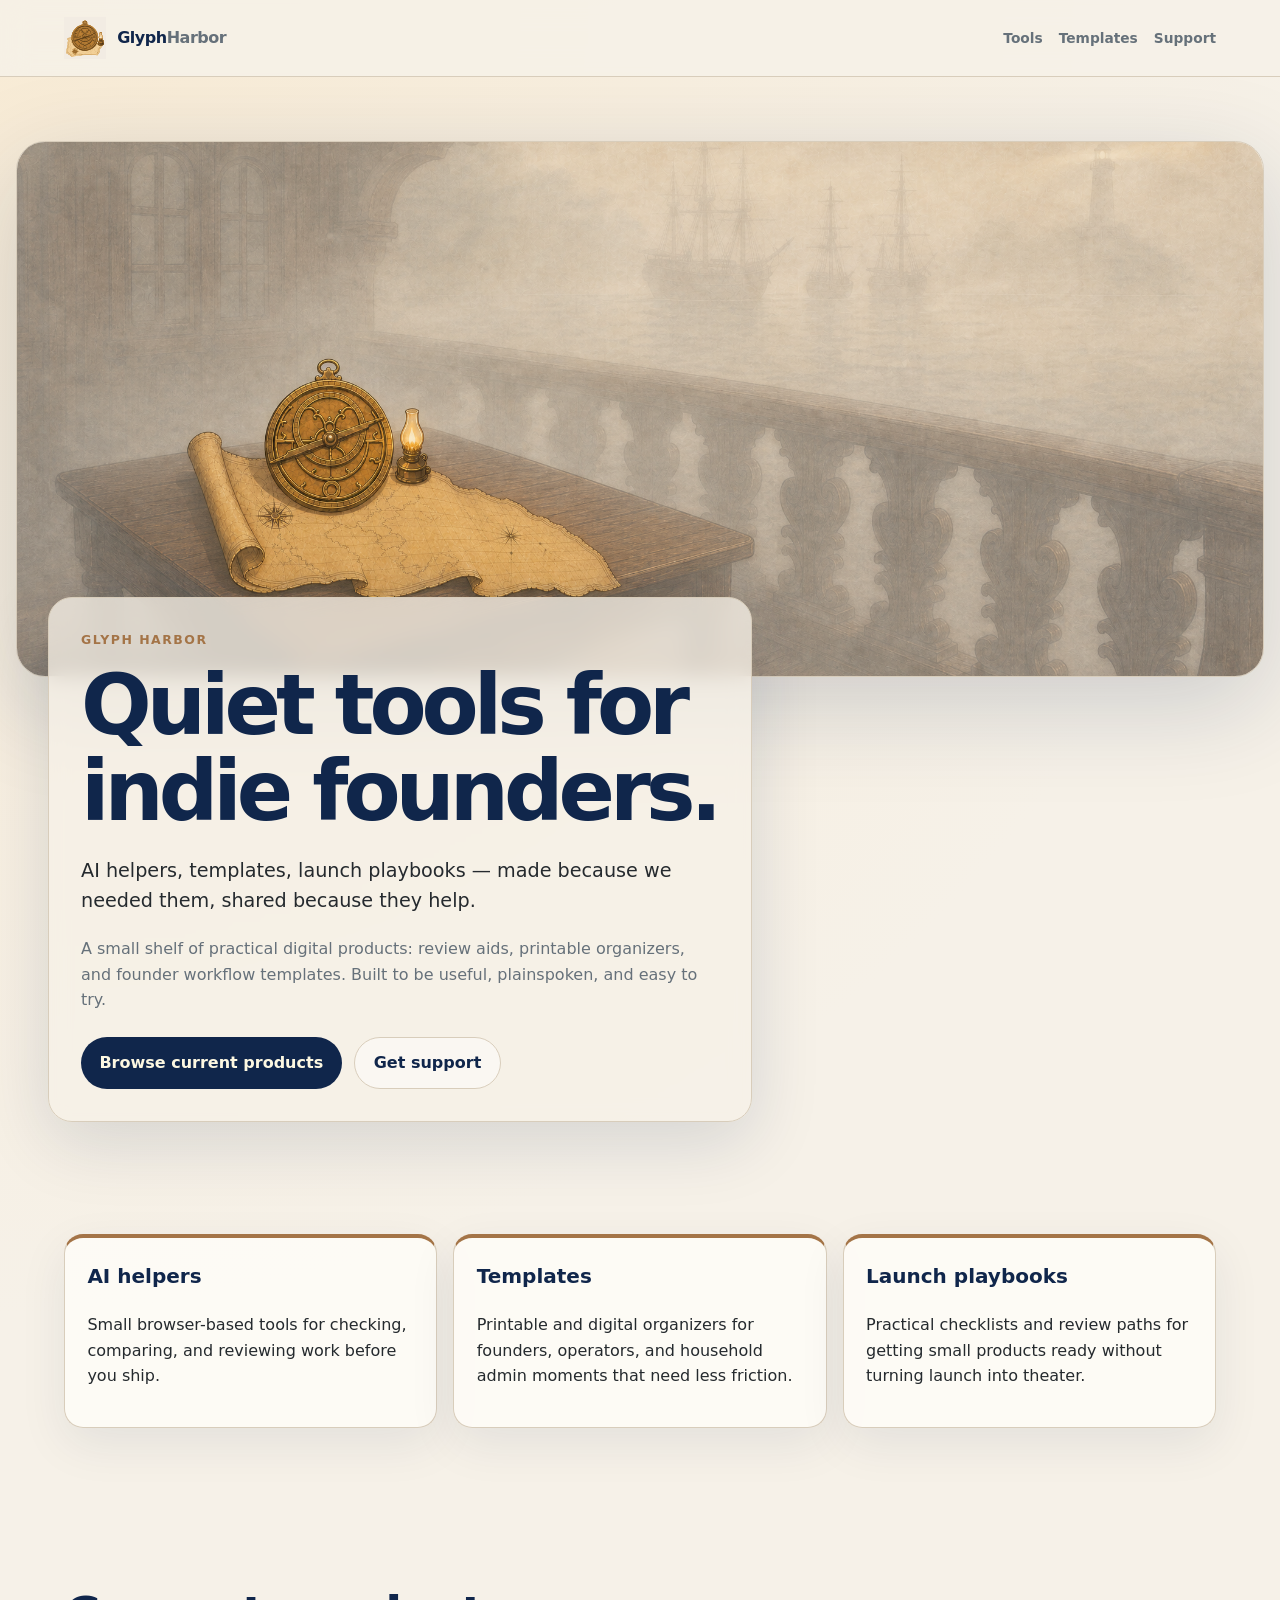
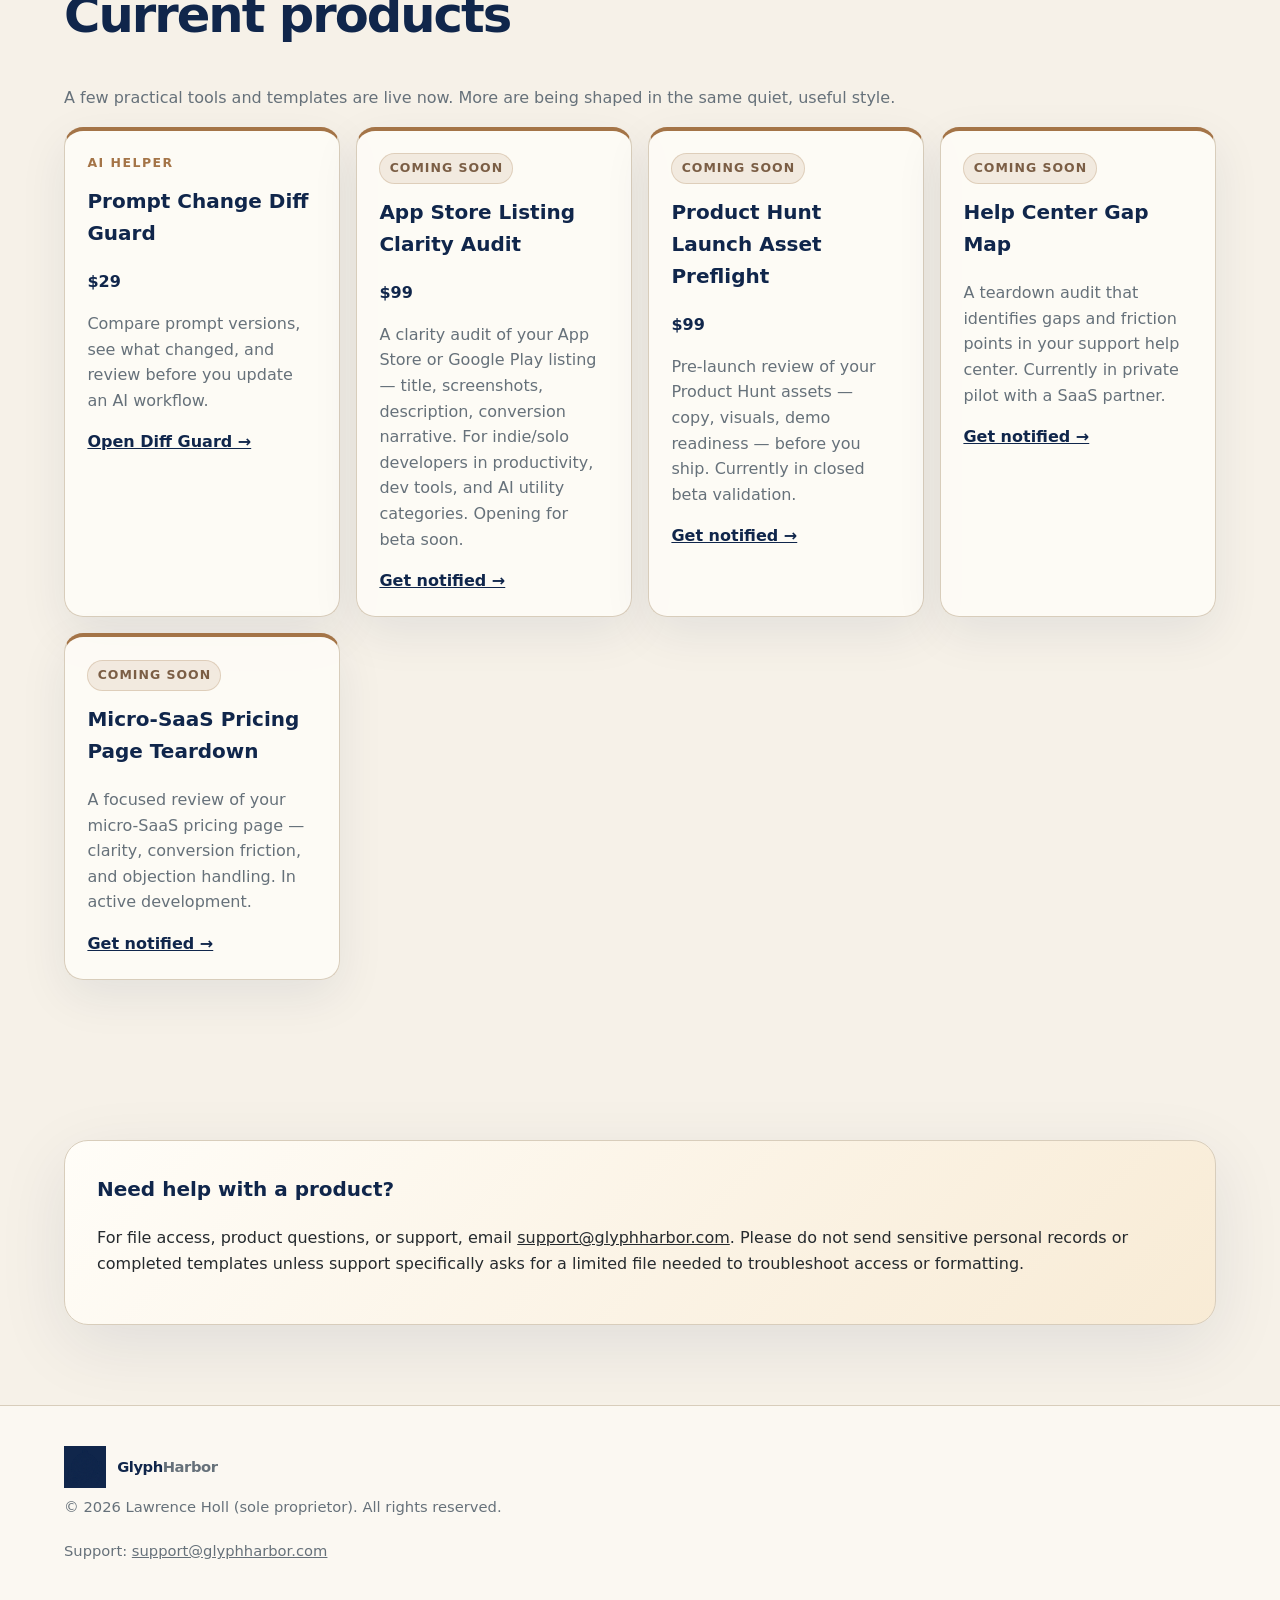
<file: index.html>
<!doctype html><html lang="en"><head><meta charset="utf-8"/><meta name="viewport" content="width=device-width, initial-scale=1"/><title>Glyph Harbor — Quiet tools for indie founders</title><meta name="description" content="AI helpers, templates, launch playbooks — made because we needed them, shared because they help."/><link rel="canonical" href="https://glyphharbor.com/"/><meta property="og:type" content="website"/><meta property="og:site_name" content="GlyphHarbor"/><meta property="og:title" content="Glyph Harbor — Quiet tools for indie founders"/><meta property="og:description" content="AI helpers, templates, launch playbooks — made because we needed them, shared because they help."/><meta property="og:url" content="https://glyphharbor.com/"/><meta property="og:image" content="https://glyphharbor.com/assets/glyphharbor/glyphharbor-og-1200x630.png"/><link rel="icon" type="image/png" sizes="16x16" href="/assets/glyphharbor/glyphharbor-favicon-16.png"/><link rel="icon" type="image/png" sizes="32x32" href="/assets/glyphharbor/glyphharbor-favicon-32.png"/><link rel="icon" type="image/png" sizes="64x64" href="/assets/glyphharbor/glyphharbor-favicon-64.png"/><link rel="icon" type="image/png" sizes="192x192" href="/assets/glyphharbor/glyphharbor-favicon-192.png"/><link rel="apple-touch-icon" sizes="256x256" href="/assets/glyphharbor/glyphharbor-favicon-256.png"/><meta name="theme-color" content="#F6F1E8"/><link rel="stylesheet" href="/styles.css"/></head><body><a class="skip-link" href="#main">Skip to content</a><header class="site-header"><div class="container site-header__inner"><a class="brand-lockup" href="/"><img src="/assets/glyphharbor/glyphharbor-mark.svg" alt=""/><span><span class="brand-lockup__first">Glyph</span><span class="brand-lockup__second">Harbor</span></span></a><nav class="site-nav"><a href="#tools">Tools</a><a href="#templates">Templates</a><a href="#support">Support</a></nav></div></header><main id="main"><section class="hero"><div class="container-wide hero__grid"><figure class="hero__art"><img src="/assets/glyphharbor/glyphharbor-hero-banner-2048x878.png" width="2048" height="878" alt=""/></figure><div class="hero__copy"><p class="eyebrow">Glyph Harbor</p><h1>Quiet tools for indie founders.</h1><p class="lede">AI helpers, templates, launch playbooks — made because we needed them, shared because they help.</p><p class="hero-sub">A small shelf of practical digital products: review aids, printable organizers, and founder workflow templates. Built to be useful, plainspoken, and easy to try.</p><div class="hero__actions"><a href="#products" class="button button--primary">Browse current products</a><a href="mailto:support@glyphharbor.com" class="button button--ghost">Get support</a></div></div></div></section><section id="tools" class="section"><div class="container"><div class="card-grid card-grid--three"><article class="feature-card"><h3>AI helpers</h3><p>Small browser-based tools for checking, comparing, and reviewing work before you ship.</p></article><article id="templates" class="feature-card"><h3>Templates</h3><p>Printable and digital organizers for founders, operators, and household admin moments that need less friction.</p></article><article class="feature-card"><h3>Launch playbooks</h3><p>Practical checklists and review paths for getting small products ready without turning launch into theater.</p></article></div></div></section><section id="products" class="section"><div class="container"><h2>Current products</h2><p class="section-intro">A few practical tools and templates are live now. More are being shaped in the same quiet, useful style.</p><div class="product-grid"><article class="product-card"><p class="type-label">AI helper</p><h3>Prompt Change Diff Guard</h3><p class="price">$29</p><p class="desc">Compare prompt versions, see what changed, and review before you update an AI workflow.</p><a class="product-link" href="https://diff.glyphharbor.com/" target="_blank" rel="noopener">Open Diff Guard →</a></article><article class="product-card"><p class="type-label type-label--pilot">Coming soon</p><h3>App Store Listing Clarity Audit</h3><p class="price">$99</p><p class="desc">A clarity audit of your App Store or Google Play listing — title, screenshots, description, conversion narrative. For indie/solo developers in productivity, dev tools, and AI utility categories. Opening for beta soon.</p><a class="product-link" href="mailto:hello@glyphharbor.com?subject=Notify%20me%20about%20App%20Store%20Audit">Get notified →</a></article><article class="product-card"><p class="type-label type-label--pilot">Coming soon</p><h3>Product Hunt Launch Asset Preflight</h3><p class="price">$99</p><p class="desc">Pre-launch review of your Product Hunt assets — copy, visuals, demo readiness — before you ship. Currently in closed beta validation.</p><a class="product-link" href="mailto:hello@glyphharbor.com?subject=Notify%20me%20about%20Launch%20Asset%20Preflight">Get notified →</a></article><article class="product-card"><p class="type-label type-label--pilot">Coming soon</p><h3>Help Center Gap Map</h3><p class="desc">A teardown audit that identifies gaps and friction points in your support help center. Currently in private pilot with a SaaS partner.</p><a class="product-link" href="mailto:hello@glyphharbor.com?subject=Notify%20me%20about%20Help%20Center%20Gap%20Map">Get notified →</a></article><article class="product-card"><p class="type-label type-label--pilot">Coming soon</p><h3>Micro-SaaS Pricing Page Teardown</h3><p class="desc">A focused review of your micro-SaaS pricing page — clarity, conversion friction, and objection handling. In active development.</p><a class="product-link" href="mailto:hello@glyphharbor.com?subject=Notify%20me%20about%20Pricing%20Page%20Teardown">Get notified →</a></article></div></div></section><section id="support" class="section"><div class="container support__panel"><h3>Need help with a product?</h3><p>For file access, product questions, or support, email <a href="mailto:support@glyphharbor.com">support@glyphharbor.com</a>. Please do not send sensitive personal records or completed templates unless support specifically asks for a limited file needed to troubleshoot access or formatting.</p></div></section></main><footer class="site-footer"><div class="container site-footer__inner"><a class="brand-lockup" href="/"><img src="/assets/glyphharbor/glyphharbor-mark-mono-dark.svg" alt=""/><span><span class="brand-lockup__first">Glyph</span><span class="brand-lockup__second">Harbor</span></span></a><p class="footer-copyright">© 2026 Lawrence Holl (sole proprietor). All rights reserved.</p><p class="footer-support">Support: <a href="mailto:support@glyphharbor.com">support@glyphharbor.com</a></p></div></footer></body></html>
</file>
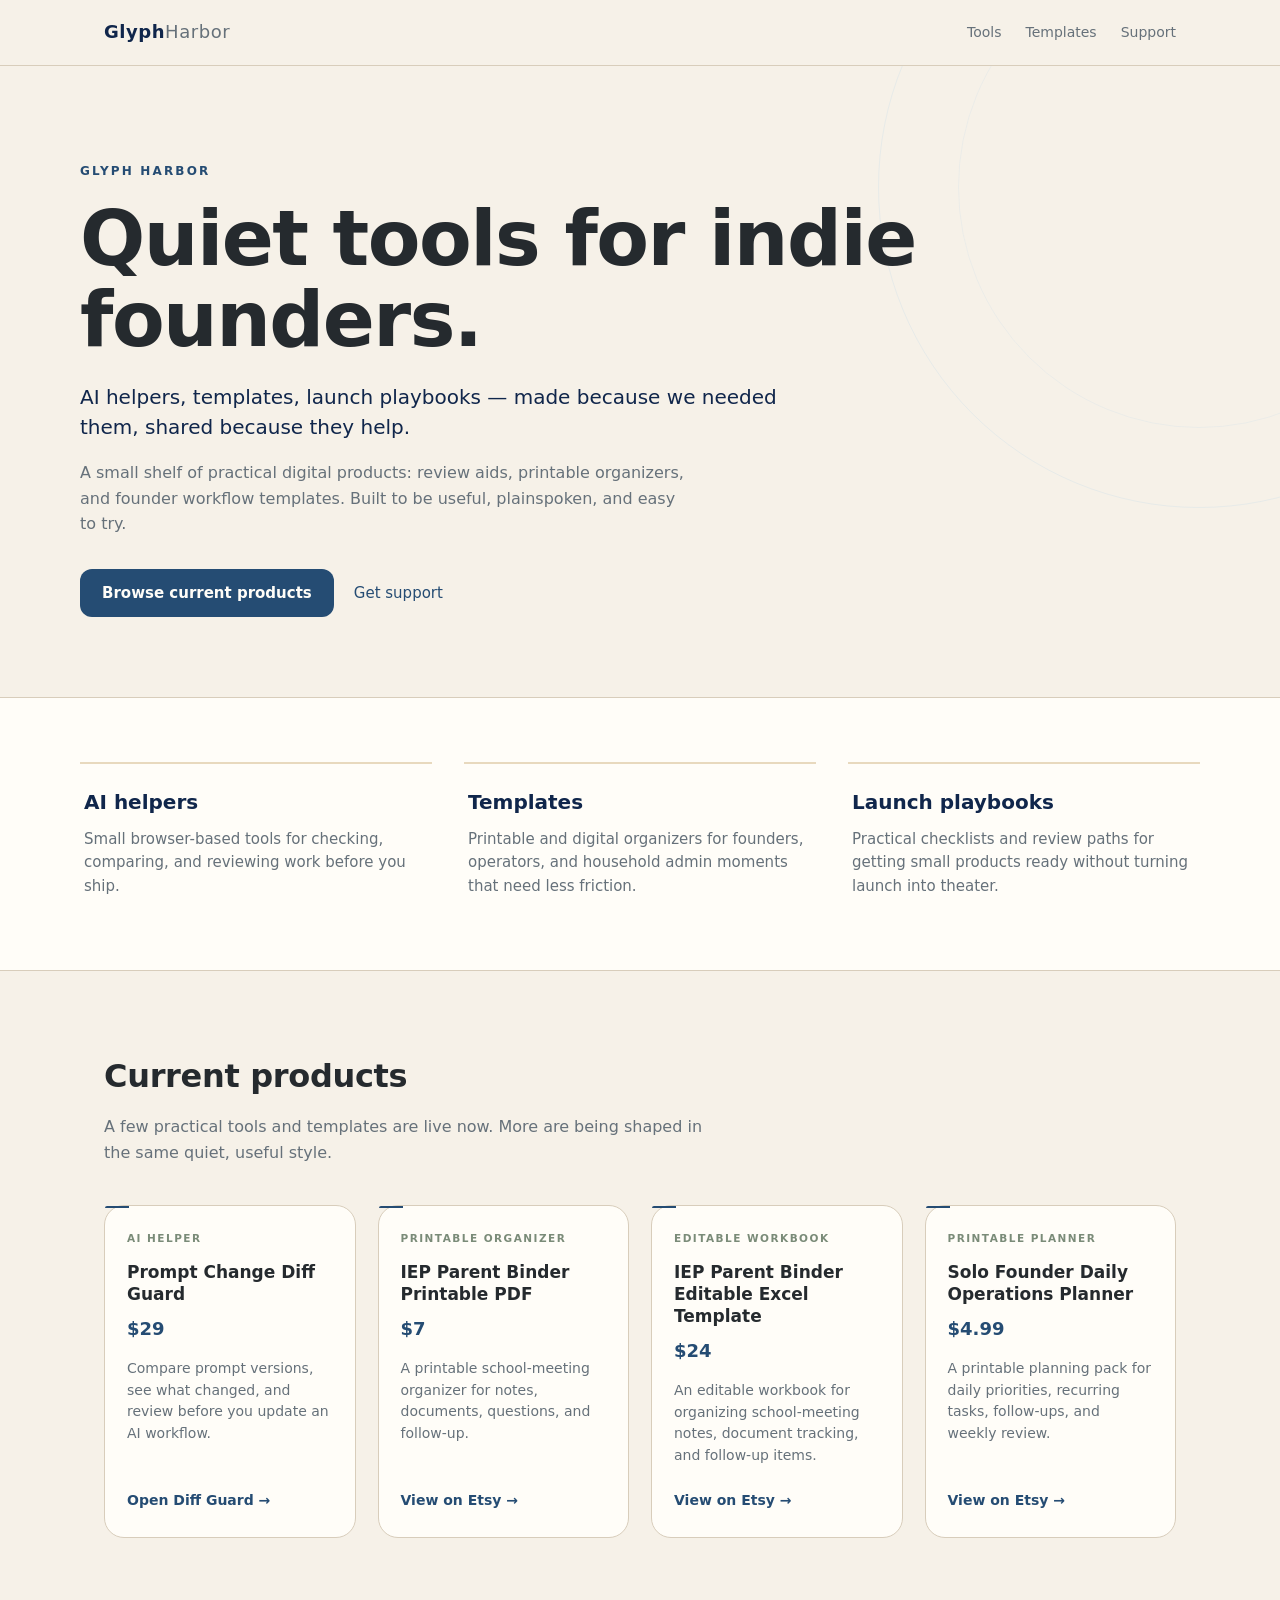
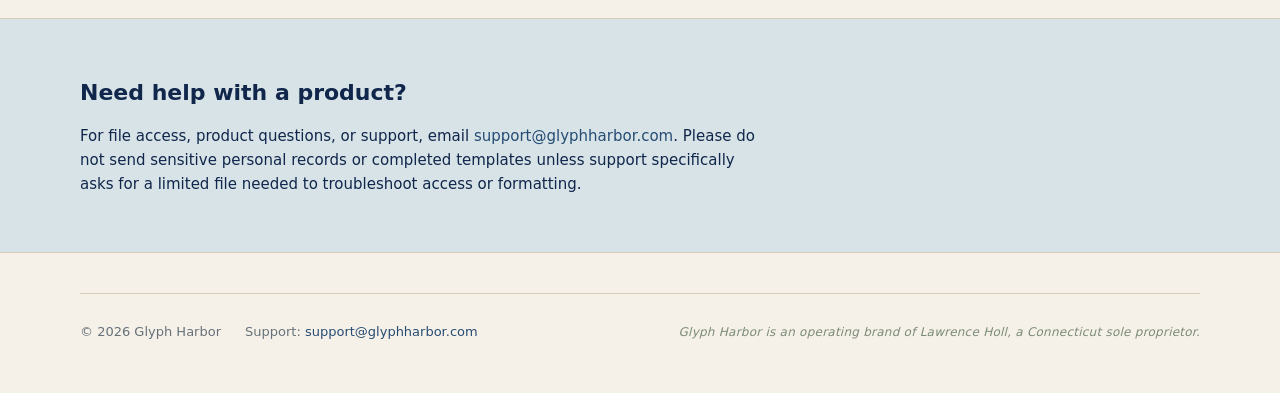
<file: public/index.html>
<!DOCTYPE html>
<html lang="en">
<head>
  <meta charset="UTF-8" />
  <meta name="viewport" content="width=device-width, initial-scale=1.0" />
  <meta name="description" content="Practical AI helpers, templates, and launch playbooks for indie founders." />
  <meta http-equiv="Content-Security-Policy" content="default-src 'self'; style-src 'self' 'unsafe-inline'; img-src 'self' data:; base-uri 'none'; form-action 'none'; frame-ancestors 'none'" />
  <title>Glyph Harbor — Quiet tools for indie founders</title>
  <link rel="icon" type="image/png" sizes="32x32" href="/favicon-32.png" />
  <link rel="icon" type="image/png" sizes="192x192" href="/favicon-192.png" />
  <link rel="apple-touch-icon" href="/favicon-192.png" />
  <meta property="og:title" content="Glyph Harbor — Quiet tools for indie founders" />
  <meta property="og:description" content="Practical AI helpers, templates, and launch playbooks for indie founders." />
  <meta property="og:image" content="https://glyphharbor.com/og-1200x630.png" />
  <meta property="og:url" content="https://glyphharbor.com/" />
  <meta property="og:type" content="website" />
  <meta name="twitter:card" content="summary_large_image" />
  <link rel="stylesheet" href="styles.css" />
</head>
<body>

  <header class="topnav">
    <div class="topnav-inner">
      <a href="/" class="wordmark"><strong>Glyph</strong>Harbor</a>
      <nav class="anchors">
        <a href="#tools">Tools</a>
        <a href="#templates">Templates</a>
        <a href="#support">Support</a>
      </nav>
    </div>
  </header>

  <main>

    <section class="hero">
      <div class="hero-inner">
        <p class="eyebrow">Glyph Harbor</p>
        <h1>Quiet tools for indie founders.</h1>
        <p class="hero-sub">AI helpers, templates, launch playbooks — made because we needed them, shared because they help.</p>
        <p class="hero-expand">A small shelf of practical digital products: review aids, printable organizers, and founder workflow templates. Built to be useful, plainspoken, and easy to try.</p>
        <div class="cta-row">
          <a href="#products" class="btn-primary">Browse current products</a>
          <a href="mailto:support@glyphharbor.com" class="btn-text">Get support</a>
        </div>
      </div>
    </section>

    <section class="what-we-make">
      <div class="lanes">
        <div class="lane" id="tools">
          <h3>AI helpers</h3>
          <p>Small browser-based tools for checking, comparing, and reviewing work before you ship.</p>
        </div>
        <div class="lane" id="templates">
          <h3>Templates</h3>
          <p>Printable and digital organizers for founders, operators, and household admin moments that need less friction.</p>
        </div>
        <div class="lane">
          <h3>Launch playbooks</h3>
          <p>Practical checklists and review paths for getting small products ready without turning launch into theater.</p>
        </div>
      </div>
    </section>

    <section class="products" id="products">
      <h2>Current products</h2>
      <p class="products-intro">A few practical tools and templates are live now. More are being shaped in the same quiet, useful style.</p>
      <div class="products-grid">

        <article class="product-card">
          <p class="type-label">AI helper</p>
          <h4>Prompt Change Diff Guard</h4>
          <p class="price">$29</p>
          <p class="desc">Compare prompt versions, see what changed, and review before you update an AI workflow.</p>
          <a class="product-link" href="https://diff.glyphharbor.com/" target="_blank" rel="noopener">Open Diff Guard →</a>
        </article>

        <article class="product-card">
          <p class="type-label">Printable organizer</p>
          <h4>IEP Parent Binder Printable PDF</h4>
          <p class="price">$7</p>
          <p class="desc">A printable school-meeting organizer for notes, documents, questions, and follow-up.</p>
          <a class="product-link" href="https://www.etsy.com/listing/4504481923/iep-parent-binder-printable-school" target="_blank" rel="noopener">View on Etsy →</a>
        </article>

        <article class="product-card">
          <p class="type-label">Editable workbook</p>
          <h4>IEP Parent Binder Editable Excel Template</h4>
          <p class="price">$24</p>
          <p class="desc">An editable workbook for organizing school-meeting notes, document tracking, and follow-up items.</p>
          <a class="product-link" href="https://www.etsy.com/listing/4504682167/iep-parent-binder-editable-excel" target="_blank" rel="noopener">View on Etsy →</a>
        </article>

        <article class="product-card">
          <p class="type-label">Printable planner</p>
          <h4>Solo Founder Daily Operations Planner</h4>
          <p class="price">$4.99</p>
          <p class="desc">A printable planning pack for daily priorities, recurring tasks, follow-ups, and weekly review.</p>
          <a class="product-link" href="https://www.etsy.com/listing/4499988797/solo-founder-daily-operations-planner" target="_blank" rel="noopener">View on Etsy →</a>
        </article>

      </div>
    </section>

    <section class="support" id="support">
      <div class="support-inner">
        <h3>Need help with a product?</h3>
        <p>For file access, product questions, or support, email <a href="mailto:support@glyphharbor.com">support@glyphharbor.com</a>. Please do not send sensitive personal records or completed templates unless support specifically asks for a limited file needed to troubleshoot access or formatting.</p>
      </div>
    </section>

  </main>

  <footer>
    <div class="footer-inner">
      <p class="footer-copyright">© 2026 Glyph Harbor</p>
      <p class="footer-support">Support: <a href="mailto:support@glyphharbor.com">support@glyphharbor.com</a></p>
      <p class="footer-disclosure">Glyph Harbor is an operating brand of Lawrence Holl, a Connecticut sole proprietor.</p>
    </div>
  </footer>

</body>
</html>
</file>
<file: styles.css>
:root{--canvas:#F6F1E8;--surface:#FFFDF8;--surface-warm:#F8EBD5;--ink:#252A2E;--navy:#10264B;--slate:#66717A;--muted:#66717A;--accent:#A47447;--glow-soft:#FDF8E2;--line:#D8CDBB}body{background:radial-gradient(circle at top left,#f8ebd5,transparent 38%),var(--canvas);color:var(--ink)}
*{box-sizing:border-box} html{scroll-behavior:smooth} body{margin:0;font-family:Inter,ui-sans-serif,system-ui,-apple-system,BlinkMacSystemFont,"Segoe UI",sans-serif;line-height:1.6} img{max-width:100%;display:block} a{color:inherit}.skip-link{position:absolute;left:-999px;top:1rem;background:#10264B;color:#FDF8E2;padding:.75rem 1rem;border-radius:.75rem;z-index:99}.skip-link:focus{left:1rem}.container{width:min(100% - 2rem,72rem);margin-inline:auto}.container-wide{width:min(100% - 2rem,88rem);margin-inline:auto}.site-header{position:sticky;top:0;z-index:20;background:rgba(246,241,232,.86);backdrop-filter:blur(14px);border-bottom:1px solid var(--line)}.site-header__inner{height:76px;display:flex;align-items:center;justify-content:space-between;gap:1rem}.brand-lockup{display:inline-flex;align-items:center;gap:.7rem;text-decoration:none;font-weight:800;letter-spacing:-.03em}.brand-lockup img{width:42px;height:42px;object-fit:contain}.brand-lockup__first{color:var(--navy);font-weight:850}.brand-lockup__second{color:var(--slate);font-weight:560}.site-nav{display:flex;gap:1rem;align-items:center}.site-nav a{font-size:.86rem;font-weight:750;text-decoration:none;color:var(--muted)}.button{display:inline-flex;align-items:center;justify-content:center;min-height:2.75rem;padding:.75rem 1.15rem;border-radius:999px;font-weight:760;text-decoration:none}.button--primary{background:var(--navy);color:var(--glow-soft)}.button--secondary,.button--ghost{border:1px solid var(--line);background:rgba(255,255,255,.44);color:var(--navy)}.section{padding:5rem 0}.eyebrow,.section-label,.chip,.type-label{font-size:.78rem;letter-spacing:.12em;text-transform:uppercase;font-weight:850;color:var(--accent)}h1,h2,h3,p{margin-top:0}h1{font-size:clamp(3rem,6.5vw,5.5rem);line-height:1.04;letter-spacing:-.06em;color:var(--navy);margin-bottom:1.25rem}h2{font-size:clamp(2rem,4vw,3.1rem);line-height:1.12;letter-spacing:-.04em;color:var(--navy)}h3{color:var(--navy);font-size:1.25rem}.lede{font-size:1.2rem;color:var(--ink);max-width:44rem}.hero-sub,.section-intro,.desc{color:var(--muted)}.hero{padding:4rem 0 2rem}.hero__grid{display:grid;grid-template-columns:minmax(0,1fr) minmax(20rem,.9fr);gap:2rem;align-items:center}.hero__copy{position:relative;z-index:1}.hero__actions{display:flex;gap:.8rem;flex-wrap:wrap;margin-top:1.5rem}.hero__art{margin:0;border:1px solid var(--line);border-radius:1.8rem;overflow:hidden;box-shadow:0 28px 100px rgba(16,38,75,.18);background:var(--surface)}.hero__art img{width:100%;height:auto}.promise__panel,.support__panel,.positioning__panel{background:linear-gradient(135deg,var(--surface),var(--surface-warm));border:1px solid var(--line);border-radius:1.5rem;padding:2rem;box-shadow:0 20px 70px rgba(16,38,75,.09)}.card-grid,.product-grid{display:grid;gap:1rem}.card-grid--three{grid-template-columns:repeat(3,minmax(0,1fr))}.card-grid--two{grid-template-columns:repeat(2,minmax(0,1fr))}.product-grid{grid-template-columns:repeat(4,minmax(0,1fr))}.feature-card,.product-card{background:rgba(255,253,248,.84);border:1px solid var(--line);border-top:4px solid var(--accent);border-radius:1.2rem;padding:1.4rem;box-shadow:0 16px 48px rgba(16,38,75,.08)}.product-card .price{font-weight:800;color:var(--navy)}.text-link,.product-link{font-weight:800;color:var(--navy)}.site-footer{padding:2.5rem 0;background:rgba(255,253,248,.62);border-top:1px solid var(--line)}.site-footer__inner{display:grid;gap:.4rem;color:var(--muted);font-size:.92rem}.legal-disclosure{font-size:.84rem;color:var(--muted)}@media(max-width:840px){.site-nav{display:none}.hero__grid{grid-template-columns:1fr}.card-grid--three,.card-grid--two,.product-grid{grid-template-columns:1fr}.site-header__inner{height:64px}h1{font-size:2.7rem}.section{padding:3.5rem 0}.hero{padding-top:2rem}}.hero__grid{grid-template-columns:1fr}.hero__art{grid-row:1}.hero__copy{max-width:44rem;margin-top:-7rem;margin-left:2rem;background:rgba(246,241,232,.76);backdrop-filter:blur(10px);border:1px solid var(--line);border-radius:1.5rem;padding:2rem;box-shadow:0 20px 70px rgba(16,38,75,.14)}@media(max-width:840px){.hero__copy{margin:1rem 0 0;padding:1.25rem}}
.type-label--pilot{display:inline-flex;width:max-content;max-width:100%;padding:.28rem .58rem;border-radius:999px;background:rgba(164,116,71,.12);color:#7B5E45;border:1px solid rgba(164,116,71,.24);letter-spacing:.08em}
</file>
<file: public/styles.css>
/* Glyph Harbor Hub Landing Page
 * Per Mira's design brief 2026-05-14
 * Blue Astrolabe palette family, type-led, "Quiet Harbor / Working Tools Shelf"
 */

:root {
  --canvas:    #F6F1E8;
  --paper:     #FFFDF8;
  --ink:       #252A2E;
  --blue:      #254C73;
  --blue-deep: #10264B;
  --blue-soft: #D8E3E7;
  --sand:      #E8D9BE;
  --line:      #D8CDBB;
  --sage:      #7A8B78;
  --slate:     #66717A;
  --glow:      #BDD0FF;

  --max-width: 1120px;
  --radius: 20px;
  --radius-sm: 12px;

  --font-body: Inter, ui-sans-serif, system-ui, -apple-system, BlinkMacSystemFont, "Segoe UI", sans-serif;
}

* { box-sizing: border-box; margin: 0; padding: 0; }

html, body {
  background: var(--canvas);
  color: var(--ink);
  font-family: var(--font-body);
  font-size: 16px;
  line-height: 1.6;
  min-height: 100vh;
  -webkit-font-smoothing: antialiased;
  -moz-osx-font-smoothing: grayscale;
}

a { color: var(--blue); text-decoration: none; }
a:hover { color: var(--blue-deep); text-decoration: underline; }

/* ── Top nav ───────────────────────────────────────────────────────── */

.topnav {
  background: var(--canvas);
  border-bottom: 1px solid var(--line);
}
.topnav-inner {
  max-width: var(--max-width);
  margin: 0 auto;
  padding: 18px 24px;
  display: flex;
  align-items: center;
  justify-content: space-between;
  flex-wrap: wrap;
  gap: 12px;
}
.wordmark {
  font-size: 18px;
  font-weight: 400;
  letter-spacing: 0.03em;
  color: var(--slate);
}
.wordmark strong {
  font-weight: 800;
  color: var(--blue-deep);
}
.wordmark:hover { color: var(--blue-deep); text-decoration: none; }
.wordmark:hover strong { color: var(--blue); }

.anchors {
  display: flex;
  gap: 24px;
  font-size: 14px;
}
.anchors a {
  color: var(--slate);
  font-weight: 500;
}
.anchors a:hover { color: var(--blue); text-decoration: none; }

/* ── Hero ──────────────────────────────────────────────────────────── */

.hero {
  position: relative;
  padding: 96px 24px 80px;
  overflow: hidden;
}
.hero::before {
  /* Subtle harbor/astrolabe ring motif — CSS only, no image dependency */
  content: "";
  position: absolute;
  top: -200px;
  right: -240px;
  width: 640px;
  height: 640px;
  border-radius: 50%;
  border: 1px solid var(--blue-soft);
  opacity: 0.5;
  pointer-events: none;
}
.hero::after {
  content: "";
  position: absolute;
  top: -120px;
  right: -160px;
  width: 480px;
  height: 480px;
  border-radius: 50%;
  border: 1px solid var(--blue-soft);
  opacity: 0.35;
  pointer-events: none;
}

.hero-inner {
  max-width: var(--max-width);
  margin: 0 auto;
  position: relative;
  z-index: 1;
}
.eyebrow {
  text-transform: uppercase;
  font-size: 12px;
  letter-spacing: 0.18em;
  color: var(--blue);
  font-weight: 600;
  margin-bottom: 18px;
}
.hero h1 {
  font-size: clamp(2.4rem, 6vw, 5.4rem);
  font-weight: 700;
  color: var(--ink);
  letter-spacing: -0.02em;
  line-height: 1.05;
  margin-bottom: 22px;
  max-width: 18ch;
}
.hero-sub {
  font-size: clamp(1.05rem, 1.6vw, 1.25rem);
  color: var(--blue-deep);
  font-weight: 500;
  line-height: 1.5;
  margin-bottom: 18px;
  max-width: 56ch;
}
.hero-expand {
  font-size: 1rem;
  color: var(--slate);
  max-width: 60ch;
  margin-bottom: 32px;
}
.cta-row {
  display: flex;
  align-items: center;
  gap: 20px;
  flex-wrap: wrap;
}
.btn-primary {
  display: inline-block;
  background: var(--blue);
  color: var(--paper);
  padding: 12px 22px;
  border-radius: var(--radius-sm);
  font-weight: 600;
  font-size: 15px;
  transition: background 0.15s;
}
.btn-primary:hover {
  background: var(--blue-deep);
  color: var(--paper);
  text-decoration: none;
}
.btn-text {
  font-weight: 500;
  font-size: 15px;
  color: var(--blue);
}

/* ── What we make (three lanes) ────────────────────────────────────── */

.what-we-make {
  padding: 64px 24px;
  background: var(--paper);
  border-top: 1px solid var(--line);
  border-bottom: 1px solid var(--line);
}
.lanes {
  max-width: var(--max-width);
  margin: 0 auto;
  display: grid;
  grid-template-columns: repeat(3, 1fr);
  gap: 32px;
}
.lane {
  padding: 8px 4px;
  border-top: 2px solid var(--sand);
  padding-top: 22px;
}
.lane h3 {
  font-size: 20px;
  color: var(--blue-deep);
  margin-bottom: 10px;
  font-weight: 700;
}
.lane p {
  color: var(--slate);
  font-size: 15px;
  line-height: 1.55;
}

/* ── Current products grid ─────────────────────────────────────────── */

.products {
  padding: 80px 24px;
  max-width: var(--max-width);
  margin: 0 auto;
}
.products h2 {
  font-size: 32px;
  color: var(--ink);
  font-weight: 700;
  letter-spacing: -0.01em;
  margin-bottom: 12px;
}
.products-intro {
  color: var(--slate);
  margin-bottom: 40px;
  max-width: 60ch;
}
.products-grid {
  display: grid;
  grid-template-columns: repeat(4, 1fr);
  gap: 22px;
}
.product-card {
  background: var(--paper);
  border: 1px solid var(--line);
  border-radius: var(--radius);
  padding: 24px 22px 26px;
  display: flex;
  flex-direction: column;
  position: relative;
  transition: border-color 0.15s, transform 0.15s;
}
.product-card:hover {
  border-color: var(--blue);
  transform: translateY(-2px);
}
.product-card::before {
  /* Card corner tick — Mira's "corner ticks" motif */
  content: "";
  position: absolute;
  top: 0;
  left: 0;
  width: 24px;
  height: 2px;
  background: var(--blue);
  border-top-left-radius: var(--radius);
}
.type-label {
  text-transform: uppercase;
  font-size: 10.5px;
  letter-spacing: 0.14em;
  color: var(--sage);
  font-weight: 600;
  margin-bottom: 14px;
}
.product-card h4 {
  font-size: 17px;
  color: var(--ink);
  font-weight: 700;
  line-height: 1.3;
  margin-bottom: 10px;
}
.price {
  color: var(--blue);
  font-weight: 700;
  font-size: 18px;
  margin-bottom: 14px;
  font-variant-numeric: tabular-nums;
}
.desc {
  color: var(--slate);
  font-size: 14px;
  line-height: 1.55;
  margin-bottom: 22px;
  flex: 1;
}
.product-link {
  font-size: 14px;
  font-weight: 600;
  color: var(--blue);
  align-self: flex-start;
}

/* ── Support surface ───────────────────────────────────────────────── */

.support {
  background: var(--blue-soft);
  border-top: 1px solid var(--line);
  border-bottom: 1px solid var(--line);
  padding: 56px 24px;
}
.support-inner {
  max-width: var(--max-width);
  margin: 0 auto;
}
.support h3 {
  font-size: 22px;
  color: var(--blue-deep);
  font-weight: 700;
  margin-bottom: 14px;
}
.support p {
  color: var(--blue-deep);
  font-size: 15px;
  line-height: 1.6;
  max-width: 72ch;
}

/* ── Footer ────────────────────────────────────────────────────────── */

footer {
  background: var(--canvas);
  padding: 40px 24px 50px;
}
.footer-inner {
  max-width: var(--max-width);
  margin: 0 auto;
  display: flex;
  flex-wrap: wrap;
  gap: 24px;
  align-items: baseline;
  border-top: 1px solid var(--line);
  padding-top: 28px;
  font-size: 13px;
  color: var(--slate);
}
.footer-copyright,
.footer-support {
  font-size: 13px;
}
.footer-disclosure {
  font-size: 12px;
  font-style: italic;
  color: var(--sage);
  letter-spacing: 0.02em;
  margin-left: auto;
}

/* ── Responsive ────────────────────────────────────────────────────── */

@media (max-width: 900px) {
  .products-grid { grid-template-columns: repeat(2, 1fr); }
  .lanes { grid-template-columns: 1fr; gap: 28px; }
  .hero { padding-top: 64px; padding-bottom: 56px; }
}

@media (max-width: 560px) {
  .products-grid { grid-template-columns: 1fr; }
  .topnav-inner { flex-direction: column; align-items: flex-start; gap: 8px; padding: 14px 20px; }
  .anchors { gap: 18px; font-size: 13px; }
  .hero h1 { max-width: 100%; }
  .footer-inner { flex-direction: column; gap: 8px; }
  .footer-disclosure { margin-left: 0; }
}
</file>
